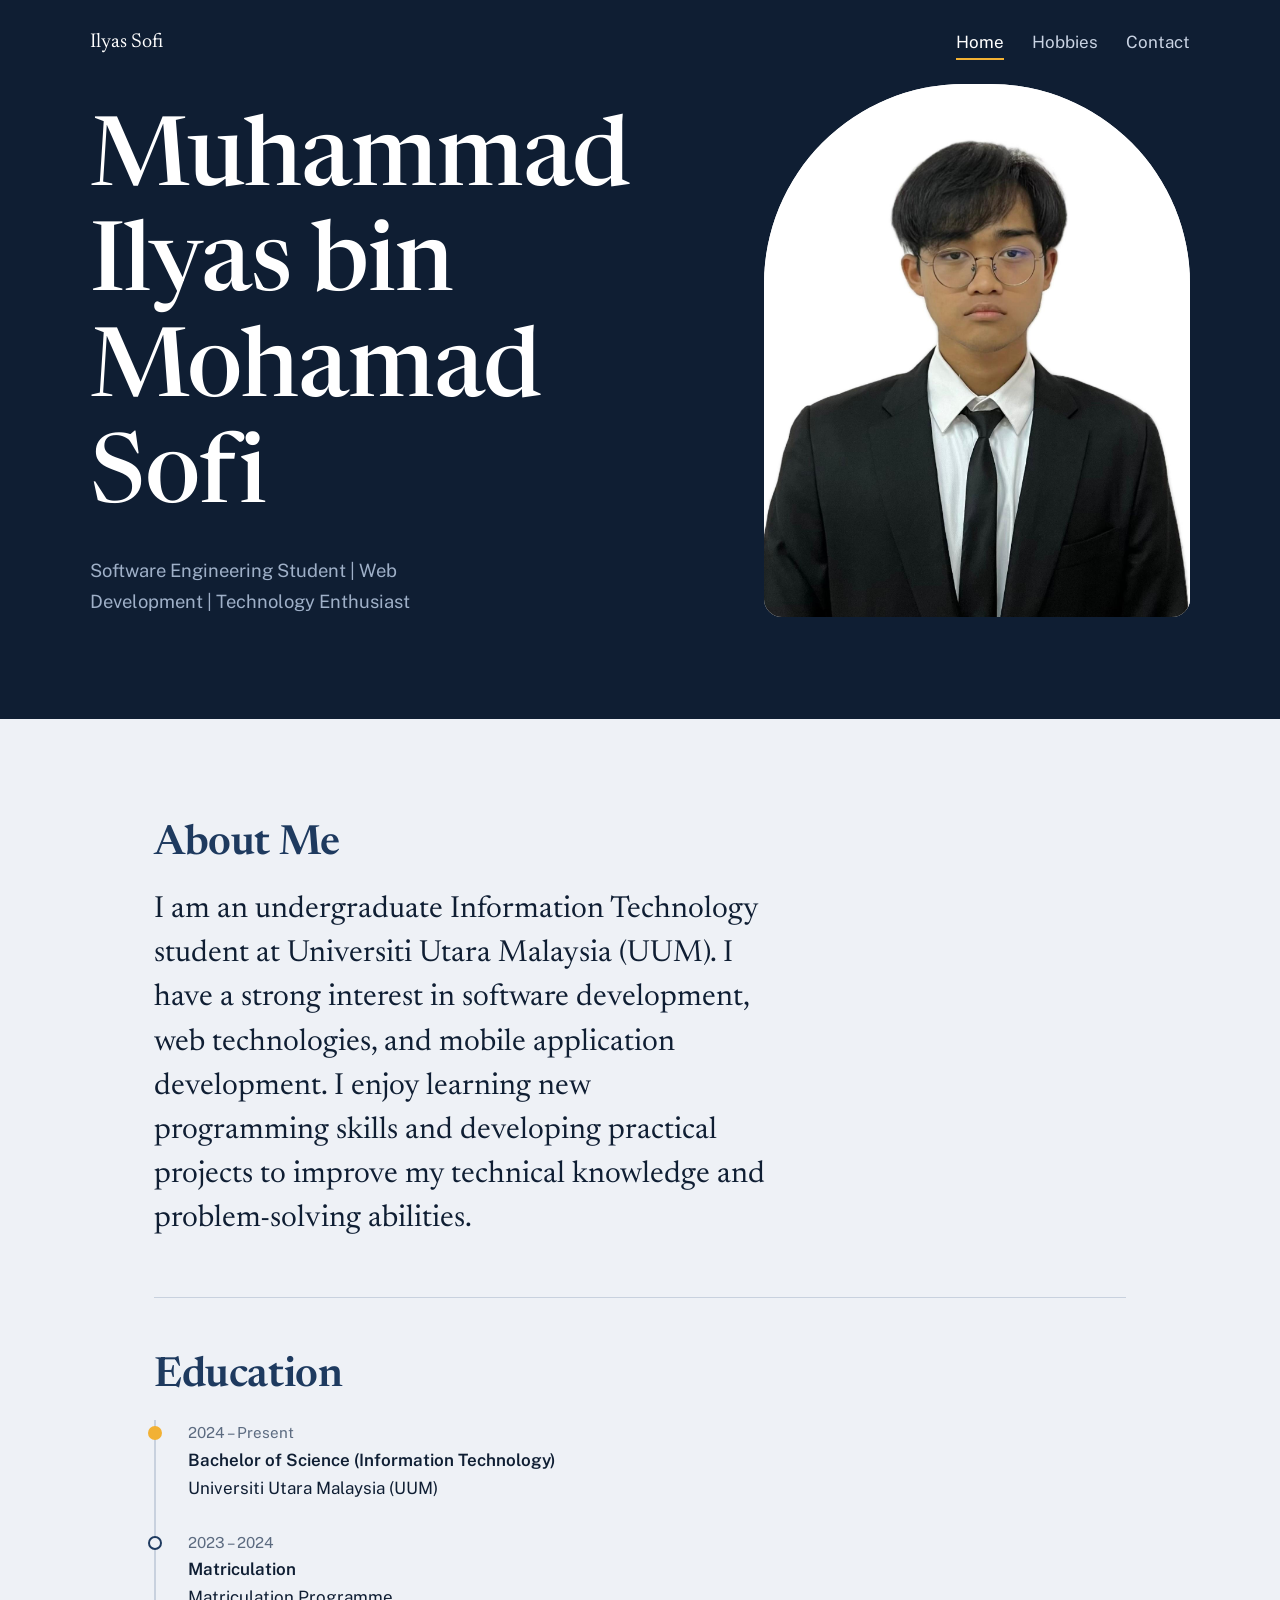
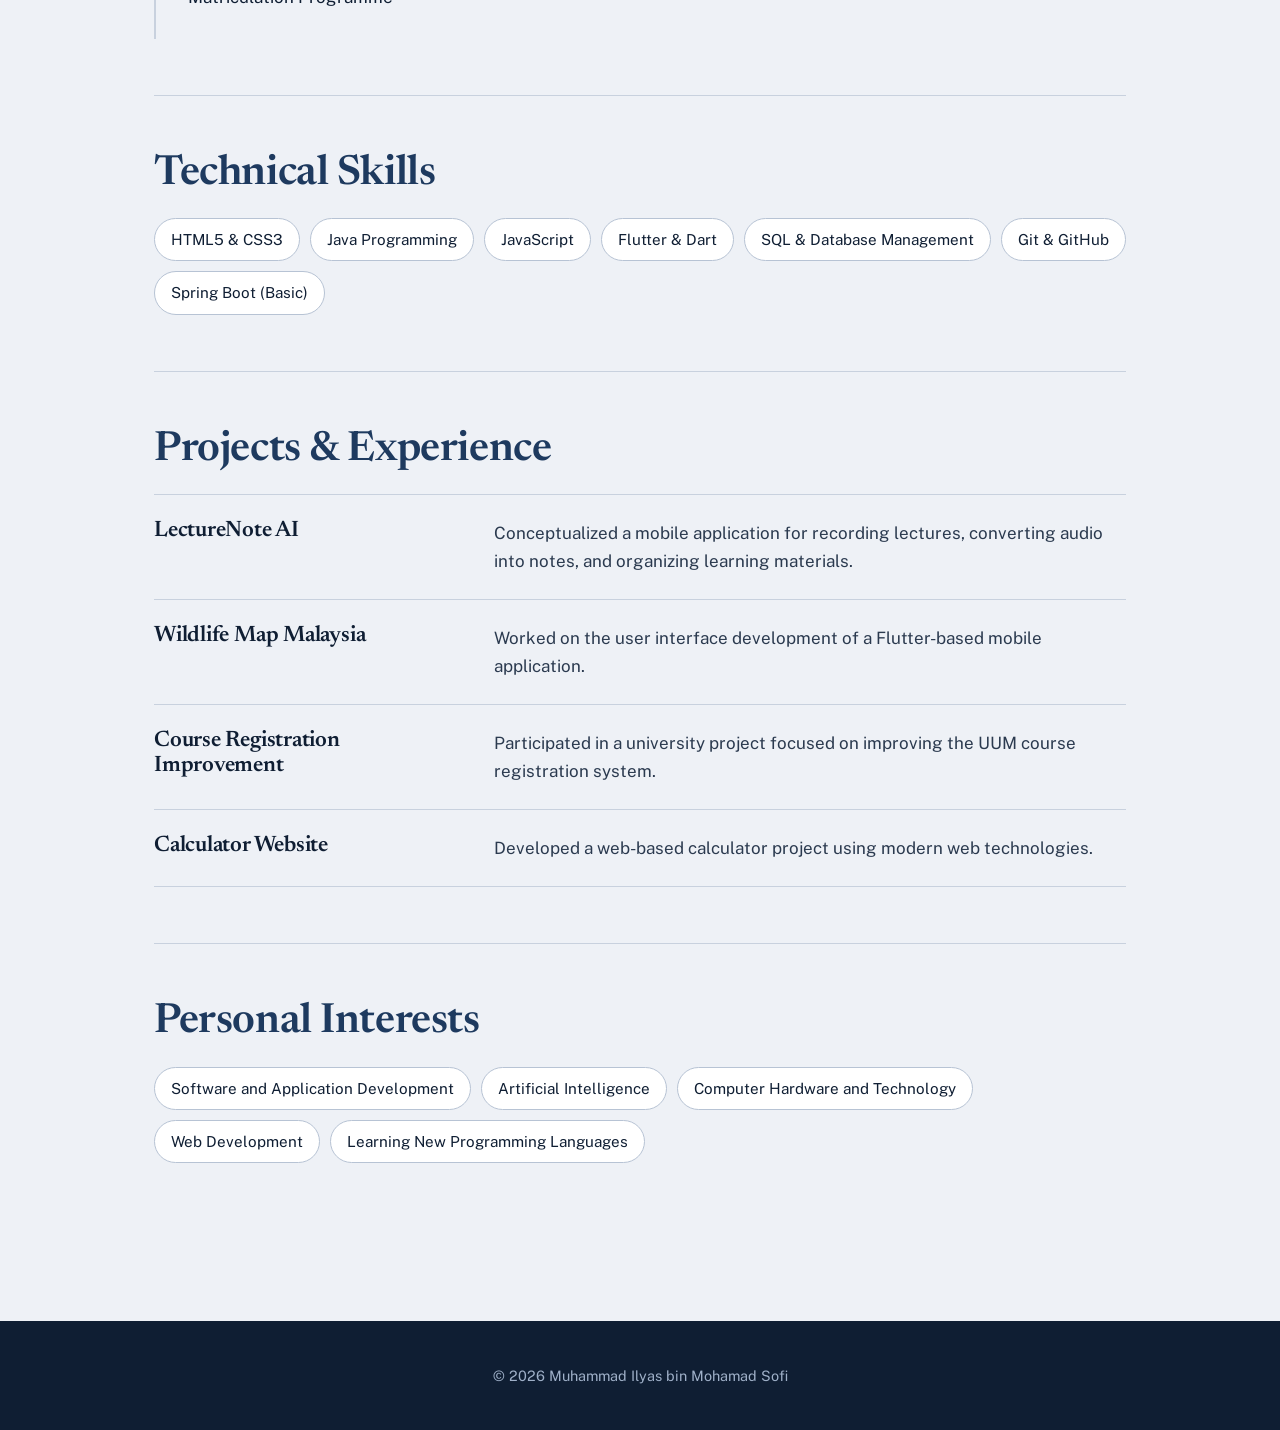
<file: index.html>
<!DOCTYPE html>
<html lang="en">
<head>
  <meta charset="UTF-8">
  <meta name="viewport" content="width=device-width, initial-scale=1.0">
  <title>Muhammad Ilyas bin Mohamad Sofi | Resume</title>
  <link rel="preconnect" href="https://fonts.googleapis.com">
  <link rel="preconnect" href="https://fonts.gstatic.com" crossorigin>
  <link href="https://fonts.googleapis.com/css2?family=Newsreader:opsz,wght@6..72,500;6..72,600&family=Public+Sans:wght@400;500;600&display=swap" rel="stylesheet">
  <link rel="stylesheet" href="style.css">
</head>
<body>
<header class="hero">
  <nav class="site-nav">
    <a class="brand" href="index.html">Ilyas Sofi</a>
    <div class="links">
      <a href="index.html" aria-current="page">Home</a>
      <a href="hobbies.html">Hobbies</a>
      <a href="contact.html">Contact</a>
    </div>
  </nav>

  <div class="hero-grid">
    <div class="rise">
      <h1>Muhammad Ilyas bin Mohamad Sofi</h1>
      <p class="tagline">Software Engineering Student | Web Development | Technology Enthusiast</p>
    </div>
    <figure class="portrait rise rise-2">
      <img src="profile.jpg" alt="Portrait of Muhammad Ilyas bin Mohamad Sofi">
    </figure>
  </div>
</header>

<main>
  <section>
    <h2>About Me</h2>
    <p class="lede">
      I am an undergraduate Information Technology student at Universiti Utara Malaysia (UUM). I have a strong interest in software development, web technologies, and mobile application development. I enjoy learning new programming skills and developing practical projects to improve my technical knowledge and problem-solving abilities.
    </p>
  </section>

  <section>
    <h2>Education</h2>
    <ul class="timeline">
      <li>
        <span class="when">2024 – Present</span>
        <strong>Bachelor of Science (Information Technology)</strong><br>
        Universiti Utara Malaysia (UUM)
      </li>
      <li>
        <span class="when">2023 – 2024</span>
        <strong>Matriculation</strong><br>
        Matriculation Programme
      </li>
    </ul>
  </section>

  <section>
    <h2>Technical Skills</h2>
    <ul class="tags">
      <li>HTML5 &amp; CSS3</li>
      <li>Java Programming</li>
      <li>JavaScript</li>
      <li>Flutter &amp; Dart</li>
      <li>SQL &amp; Database Management</li>
      <li>Git &amp; GitHub</li>
      <li>Spring Boot (Basic)</li>
    </ul>
  </section>

  <section>
    <h2>Projects &amp; Experience</h2>
    <ul class="projects">
      <li>
        <h3>LectureNote AI</h3>
        <p>Conceptualized a mobile application for recording lectures, converting audio into notes, and organizing learning materials.</p>
      </li>
      <li>
        <h3>Wildlife Map Malaysia</h3>
        <p>Worked on the user interface development of a Flutter-based mobile application.</p>
      </li>
      <li>
        <h3>Course Registration Improvement</h3>
        <p>Participated in a university project focused on improving the UUM course registration system.</p>
      </li>
      <li>
        <h3>Calculator Website</h3>
        <p>Developed a web-based calculator project using modern web technologies.</p>
      </li>
    </ul>
  </section>

  <section>
    <h2>Personal Interests</h2>
    <ul class="tags">
      <li>Software and Application Development</li>
      <li>Artificial Intelligence</li>
      <li>Computer Hardware and Technology</li>
      <li>Web Development</li>
      <li>Learning New Programming Languages</li>
    </ul>
  </section>
</main>

<footer>
  <p>&copy; 2026 Muhammad Ilyas bin Mohamad Sofi</p>
</footer>

<script>
  (() => {
    const hero = document.querySelector(".hero");
    const portrait = document.querySelector(".portrait img");
    const still = matchMedia("(prefers-reduced-motion: reduce)").matches;
    if (!hero || !portrait || still || !matchMedia("(pointer: fine)").matches) return;

    hero.addEventListener("pointermove", (e) => {
      const r = hero.getBoundingClientRect();
      const x = (e.clientX - r.left) / r.width - 0.5;
      const y = (e.clientY - r.top) / r.height - 0.5;
      portrait.style.transform = `scale(1.04) translate(${x * 14}px, ${y * 10}px)`;
    });
    hero.addEventListener("pointerleave", () => {
      portrait.style.transform = "";
    });
  })();
</script>
</body>
</html>
</file>
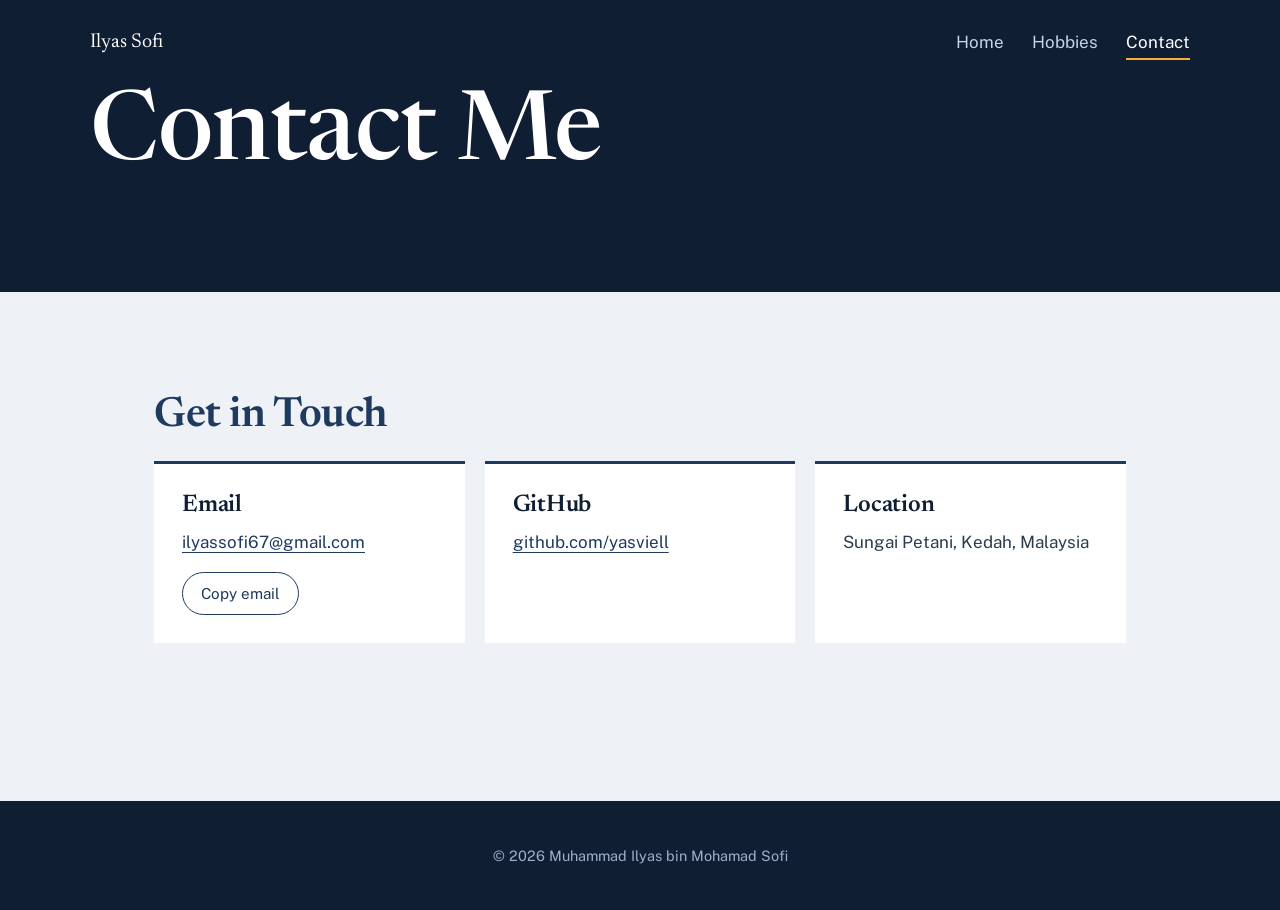
<file: contact.html>
<!DOCTYPE html>
<html lang="en">
<head>
  <meta charset="UTF-8">
  <meta name="viewport" content="width=device-width, initial-scale=1.0">
  <title>Contact | Muhammad Ilyas bin Mohamad Sofi</title>
  <link rel="preconnect" href="https://fonts.googleapis.com">
  <link rel="preconnect" href="https://fonts.gstatic.com" crossorigin>
  <link href="https://fonts.googleapis.com/css2?family=Newsreader:opsz,wght@6..72,500;6..72,600&family=Public+Sans:wght@400;500;600&display=swap" rel="stylesheet">
  <link rel="stylesheet" href="style.css">
</head>
<body>
<header class="hero">
  <nav class="site-nav">
    <a class="brand" href="index.html">Ilyas Sofi</a>
    <div class="links">
      <a href="index.html">Home</a>
      <a href="hobbies.html">Hobbies</a>
      <a href="contact.html" aria-current="page">Contact</a>
    </div>
  </nav>
  <div class="hero-grid">
    <h1 class="rise">Contact Me</h1>
  </div>
</header>

<main>
  <section>
    <h2>Get in Touch</h2>
    <ul class="hobby-grid">
      <li>
        <h3>Email</h3>
        <p><a href="mailto:ilyassofi67@gmail.com">ilyassofi67@gmail.com</a></p>
        <button class="copy" type="button" data-copy="ilyassofi67@gmail.com" style="margin-top: 16px;">Copy email</button>
      </li>
      <li>
        <h3>GitHub</h3>
        <p><a href="https://github.com/yasviell" target="_blank" rel="noopener">github.com/yasviell</a></p>
      </li>
      <li>
        <h3>Location</h3>
        <p>Sungai Petani, Kedah, Malaysia</p>
      </li>
    </ul>
  </section>
</main>

<footer>
  <p>&copy; 2026 Muhammad Ilyas bin Mohamad Sofi</p>
</footer>

<script>
  document.querySelectorAll("[data-copy]").forEach((btn) => {
    const label = btn.textContent;
    btn.addEventListener("click", async () => {
      try {
        await navigator.clipboard.writeText(btn.dataset.copy);
        btn.textContent = "Copied";
      } catch {
        btn.textContent = "Select the address instead";
      }
      btn.dataset.done = "";
      setTimeout(() => {
        btn.textContent = label;
        delete btn.dataset.done;
      }, 2000);
    });
  });
</script>
</body>
</html>
</file>
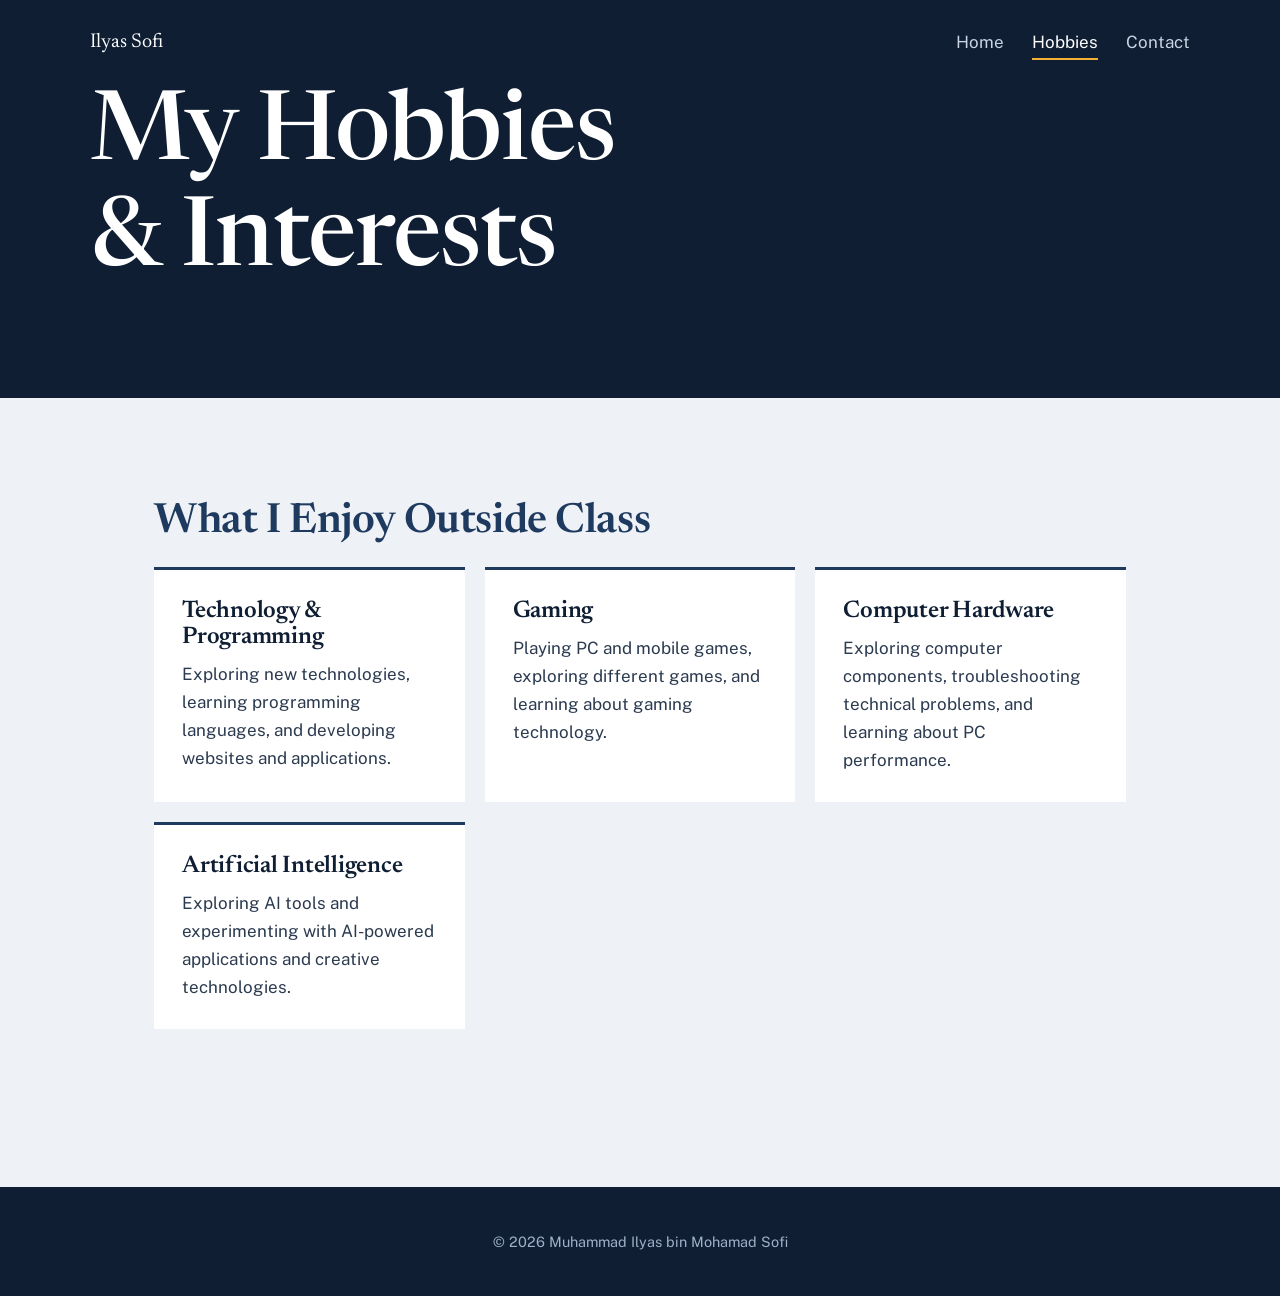
<file: hobbies.html>
<!DOCTYPE html>
<html lang="en">
<head>
  <meta charset="UTF-8">
  <meta name="viewport" content="width=device-width, initial-scale=1.0">
  <title>Hobbies | Muhammad Ilyas bin Mohamad Sofi</title>
  <link rel="preconnect" href="https://fonts.googleapis.com">
  <link rel="preconnect" href="https://fonts.gstatic.com" crossorigin>
  <link href="https://fonts.googleapis.com/css2?family=Newsreader:opsz,wght@6..72,500;6..72,600&family=Public+Sans:wght@400;500;600&display=swap" rel="stylesheet">
  <link rel="stylesheet" href="style.css">
</head>
<body>
<header class="hero">
  <nav class="site-nav">
    <a class="brand" href="index.html">Ilyas Sofi</a>
    <div class="links">
      <a href="index.html">Home</a>
      <a href="hobbies.html" aria-current="page">Hobbies</a>
      <a href="contact.html">Contact</a>
    </div>
  </nav>
  <div class="hero-grid">
    <h1 class="rise">My Hobbies &amp; Interests</h1>
  </div>
</header>

<main>
  <section>
    <h2>What I Enjoy Outside Class</h2>
    <ul class="hobby-grid">
      <li>
        <h3>Technology &amp; Programming</h3>
        <p>Exploring new technologies, learning programming languages, and developing websites and applications.</p>
      </li>
      <li>
        <h3>Gaming</h3>
        <p>Playing PC and mobile games, exploring different games, and learning about gaming technology.</p>
      </li>
      <li>
        <h3>Computer Hardware</h3>
        <p>Exploring computer components, troubleshooting technical problems, and learning about PC performance.</p>
      </li>
      <li>
        <h3>Artificial Intelligence</h3>
        <p>Exploring AI tools and experimenting with AI-powered applications and creative technologies.</p>
      </li>
    </ul>
  </section>
</main>

<footer>
  <p>&copy; 2026 Muhammad Ilyas bin Mohamad Sofi</p>
</footer>
</body>
</html>
</file>
<file: style.css>
:root {
  --ink: #0f1e33;
  --navy: #1e3a5f;
  --paper: #eef1f6;
  --slate: #5c6b80;
  --rule: #c8d1de;
  --marigold: #f2b134;
  --white: #ffffff;
  --serif: "Newsreader", Georgia, "Times New Roman", serif;
  --sans: "Public Sans", Arial, Helvetica, sans-serif;
  --ease: cubic-bezier(0.2, 0.7, 0.2, 1);
  --gutter: clamp(20px, 5vw, 64px);
}

*, *::before, *::after { box-sizing: border-box; }

body {
  margin: 0;
  font-family: var(--sans);
  font-size: 1.0625rem;
  line-height: 1.65;
  color: var(--ink);
  background: var(--paper);
}

img { display: block; max-width: 100%; }

a { color: var(--navy); text-underline-offset: 4px; }

a:focus-visible,
button:focus-visible {
  outline: 3px solid var(--marigold);
  outline-offset: 3px;
}

h1, h2, h3 {
  font-family: var(--serif);
  font-weight: 600;
  line-height: 1.1;
  letter-spacing: -0.01em;
  margin: 0 0 0.5em;
}

h2 { font-size: clamp(1.9rem, 4vw, 2.6rem); color: var(--navy); }

/* Dark header shared by every page */
.hero {
  background: var(--ink);
  color: var(--white);
  padding: 0 var(--gutter) clamp(56px, 8vw, 110px);
}

.site-nav {
  max-width: 1100px;
  margin: 0 auto;
  padding: 24px 0;
  display: flex;
  flex-wrap: wrap;
  justify-content: space-between;
  align-items: center;
  gap: 16px;
}

.brand {
  font-family: var(--serif);
  font-size: 1.25rem;
  color: var(--white);
  text-decoration: none;
}

.links { display: flex; gap: 28px; }

.links a {
  position: relative;
  padding: 4px 0;
  color: #c9d3e3;
  text-decoration: none;
}

.links a::after {
  content: "";
  position: absolute;
  left: 0;
  right: 0;
  bottom: 0;
  height: 2px;
  background: var(--marigold);
  transform: scaleX(0);
  transform-origin: left;
  transition: transform 0.35s var(--ease);
}

.links a:hover::after,
.links a[aria-current="page"]::after { transform: scaleX(1); }

.links a[aria-current="page"] { color: var(--white); }

.hero-grid {
  max-width: 1100px;
  margin: 0 auto;
  display: grid;
  grid-template-columns: 1.4fr 1fr;
  gap: clamp(32px, 6vw, 80px);
  align-items: end;
}

.hero h1 {
  font-size: clamp(2.8rem, 7.5vw, 6.5rem);
  font-weight: 500;
  margin: 0;
}

.tagline {
  max-width: 34ch;
  margin: 24px 0 0;
  font-size: 1.15rem;
  color: #9fb0c8;
}

.portrait {
  margin: 0;
  aspect-ratio: 4 / 5;
  border-radius: 200px 200px 18px 18px;
  overflow: hidden;
  background: var(--white);
}

.portrait img {
  width: 100%;
  height: 100%;
  object-fit: cover;
  transform: scale(1.04);
  transition: transform 0.6s var(--ease);
}

/* One orchestrated load sequence */
.rise {
  opacity: 0;
  transform: translateY(18px);
  animation: rise 0.9s var(--ease) forwards;
}
.rise-2 { animation-delay: 0.12s; }
.rise-3 { animation-delay: 0.24s; }

@keyframes rise {
  to { opacity: 1; transform: none; }
}

/* Body */
main {
  max-width: 1100px;
  margin: 0 auto;
  padding: clamp(56px, 8vw, 110px) var(--gutter);
}

section {
  padding: 56px 0;
  border-top: 1px solid var(--rule);
}

section:first-child { border-top: 0; padding-top: 0; }

.lede {
  max-width: 36ch;
  margin: 0;
  font-family: var(--serif);
  font-size: clamp(1.4rem, 2.6vw, 1.9rem);
  line-height: 1.45;
}

.timeline {
  list-style: none;
  margin: 0;
  padding: 0;
  border-left: 2px solid var(--rule);
}

.timeline li {
  position: relative;
  padding: 0 0 28px 32px;
}

.timeline li::before {
  content: "";
  position: absolute;
  left: -8px;
  top: 6px;
  width: 14px;
  height: 14px;
  border-radius: 50%;
  border: 2px solid var(--navy);
  background: var(--paper);
}

.timeline li:first-child::before {
  background: var(--marigold);
  border-color: var(--marigold);
}

.when {
  display: block;
  font-size: 0.95rem;
  color: var(--slate);
}

.timeline strong { font-weight: 600; }

.tags {
  list-style: none;
  margin: 0;
  padding: 0;
  display: flex;
  flex-wrap: wrap;
  gap: 10px;
}

.tags li {
  padding: 8px 16px;
  border: 1px solid #b7c3d4;
  border-radius: 999px;
  background: var(--white);
  font-size: 0.95rem;
  transition: background 0.25s, color 0.25s, border-color 0.25s;
}

.tags li:hover {
  background: var(--navy);
  border-color: var(--navy);
  color: var(--white);
}

.projects {
  list-style: none;
  margin: 0;
  padding: 0;
}

.projects li {
  display: grid;
  grid-template-columns: minmax(180px, 1fr) 2fr;
  gap: 24px;
  padding: 24px 0;
  border-top: 1px solid var(--rule);
}

.projects li:last-child { border-bottom: 1px solid var(--rule); }

.projects h3 {
  margin: 0;
  font-size: 1.4rem;
}

.projects p {
  margin: 0;
  color: #2b3a4f;
}

.hobby-grid {
  list-style: none;
  margin: 0;
  padding: 0;
  display: grid;
  grid-template-columns: repeat(auto-fit, minmax(260px, 1fr));
  gap: 20px;
}

.hobby-grid li {
  padding: 28px;
  background: var(--white);
  border-top: 3px solid var(--navy);
  transition: border-color 0.3s;
}

.hobby-grid li:hover { border-top-color: var(--marigold); }

.hobby-grid h3 {
  font-size: 1.5rem;
  margin-bottom: 0.4em;
}

.hobby-grid p {
  margin: 0;
  color: #2b3a4f;
}

.contact-row {
  display: flex;
  flex-wrap: wrap;
  align-items: baseline;
  gap: 8px 24px;
  padding: 24px 0;
  border-top: 1px solid var(--rule);
}

.contact-row:last-child { border-bottom: 1px solid var(--rule); }

.contact-row .label {
  min-width: 96px;
  color: var(--slate);
}

.contact-row a { font-size: 1.1rem; }

.email {
  font-family: var(--serif);
  font-size: clamp(1.5rem, 4vw, 2.4rem);
  word-break: break-all;
}

.copy {
  font: inherit;
  font-size: 0.95rem;
  padding: 8px 18px;
  border: 1px solid var(--navy);
  border-radius: 999px;
  background: transparent;
  color: var(--navy);
  cursor: pointer;
  transition: background 0.25s, color 0.25s;
}

.copy:hover,
.copy[data-done] {
  background: var(--navy);
  color: var(--white);
}

footer {
  background: var(--ink);
  color: #9fb0c8;
  text-align: center;
  padding: 28px 16px;
  font-size: 0.9rem;
}

@media (max-width: 820px) {
  .hero-grid { grid-template-columns: 1fr; }
  .portrait { width: min(260px, 70%); }
}

@media (max-width: 720px) {
  .projects li,
  .contact-row { grid-template-columns: 1fr; display: grid; gap: 8px; }
}

@media (prefers-reduced-motion: reduce) {
  *, *::before, *::after {
    animation: none !important;
    transition: none !important;
  }
  .rise { opacity: 1; transform: none; }
}
</file>
